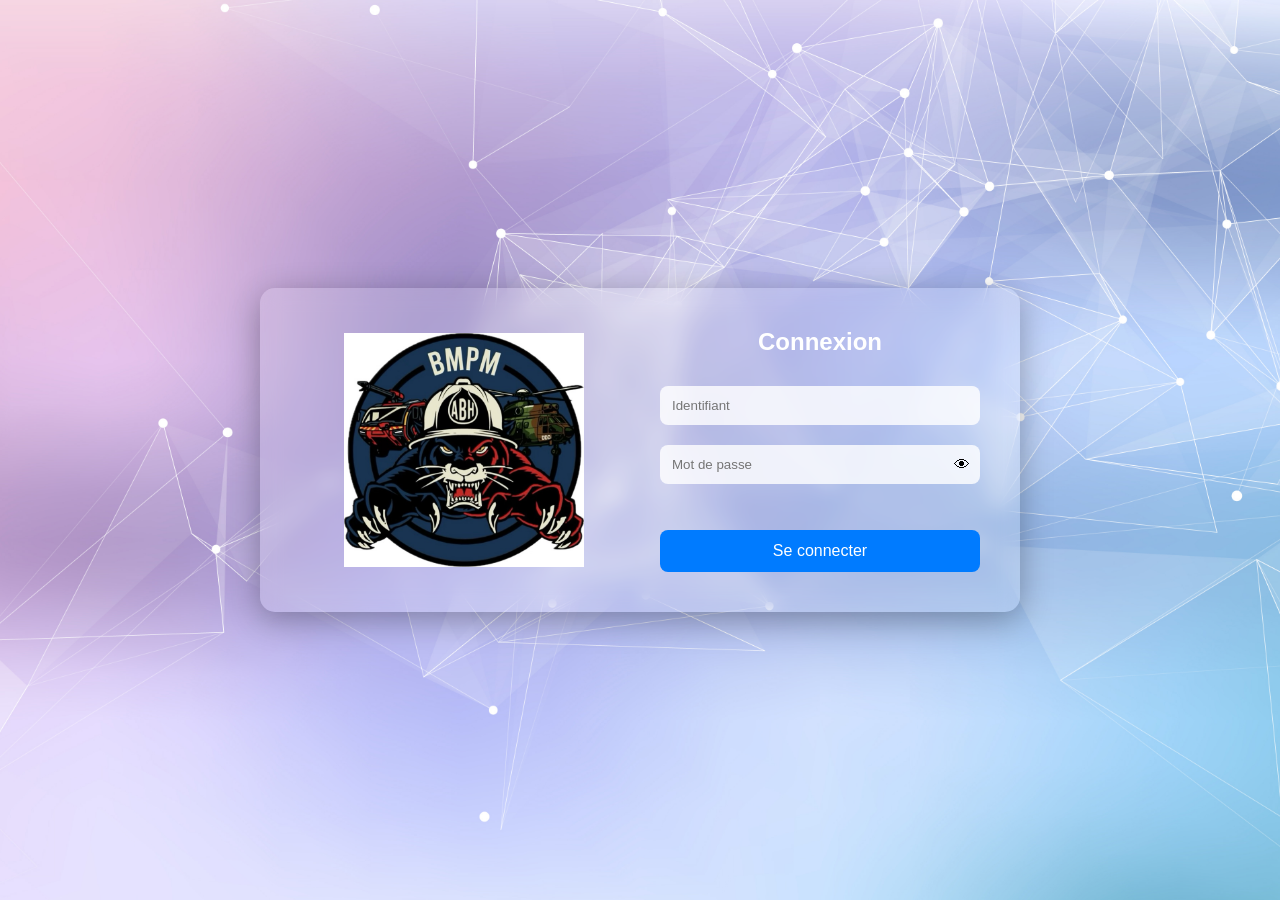
<file: App-CoopABH/index.html>
<!DOCTYPE html>
<html lang="fr">
<head>
    <meta charset="UTF-8">
    <meta name="viewport" content="width=device-width, initial-scale=1.0">
    <title>Connexion</title>
    <link rel="stylesheet" href="style.css">
</head>
<body>
<header>

</header>
<main>
    <div class="login-container">
        <div class="login-visual">
            <img src="logo-login.jpg" alt="Logo de connexion" class="login-logo">
        </div>
        <form>
            <h2>Connexion</h2>

            <input type="text" id="username" name="username" placeholder="Identifiant" required>

            <div class="password-container">
                <input type="password" id="password" name="password" placeholder="Mot de passe" required>
                <span class="toggle-password"
                    onmousedown="showPassword()"
                    onmouseup="hidePassword()"
                    onmouseleave="hidePassword()"
                    ontouchstart="showPassword()"
                    ontouchend="hidePassword()">
                    👁
                </span>
            </div>

            <p class="login-error" aria-live="polite"></p>
            <button type="button">Se connecter</button>
        </form>
    </div>

    <script>
    const passwordInput = document.getElementById("password");

    function showPassword() {
        passwordInput.type = "text";
    }

    function hidePassword() {
        passwordInput.type = "password";
    }
    </script>
</main>

</body>
</html>
</file>
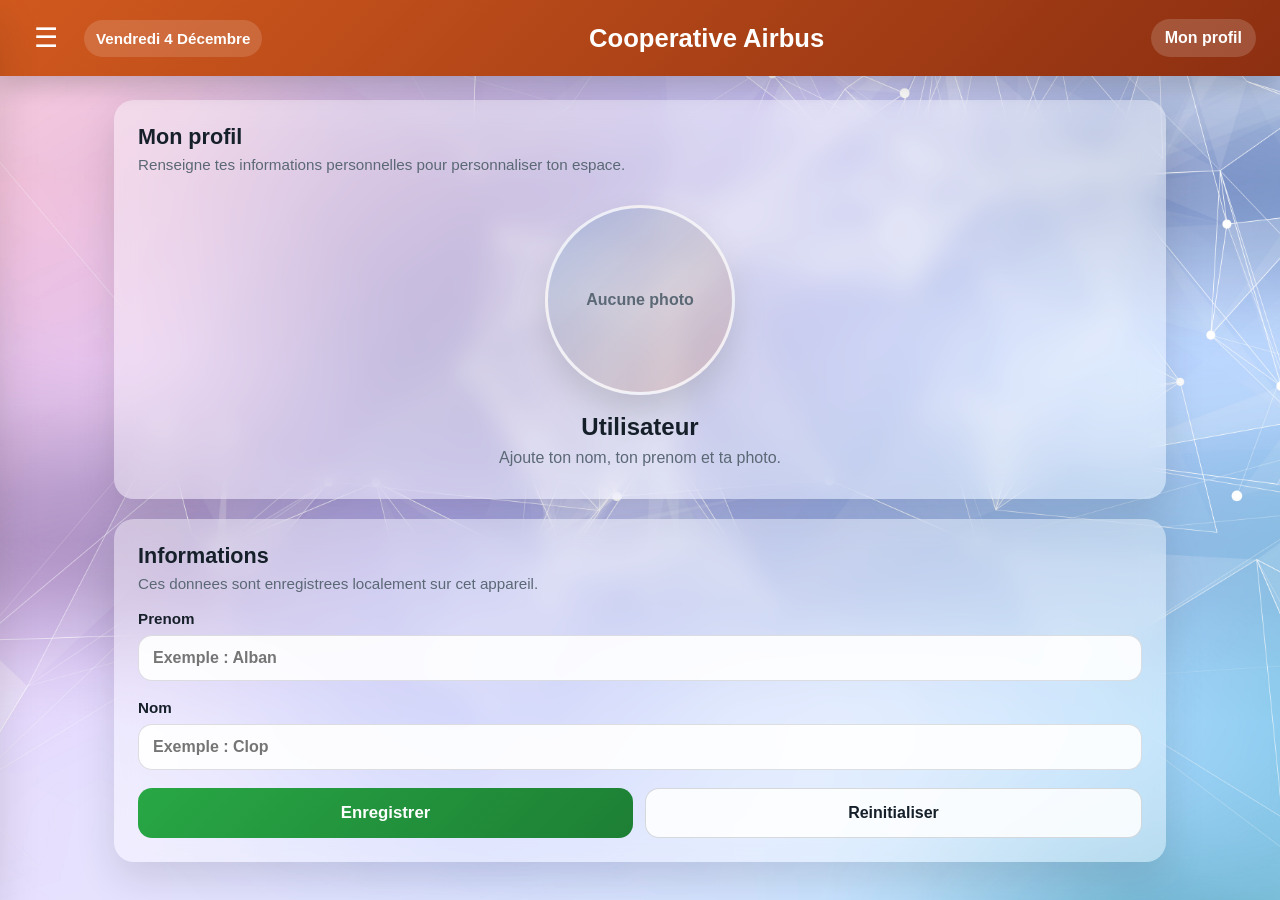
<file: App-CoopABH/profil.html>
<!DOCTYPE html>
<html lang="fr">
<head>
    <meta charset="UTF-8">
    <meta name="viewport" content="width=device-width, initial-scale=1.0">
    <title>Profil utilisateur</title>
    <link rel="stylesheet" href="Style1.css">
</head>
<body>
    <header class="page-header">
        <button
            type="button"
            class="menu-btn"
            id="menu-toggle"
            aria-expanded="false"
            aria-controls="side-menu"
            aria-label="Ouvrir le menu"
        >
            ☰
        </button>
        <div class="header-date" id="current-date" aria-label="Date du jour"></div>
        <h1>Cooperative Airbus</h1>
        <a href="profil.html" class="profile-link">Mon profil</a>
    </header>

    <nav id="side-menu" class="side-menu" aria-hidden="true">
        <button type="button" class="close-btn" id="menu-close" aria-label="Fermer le menu">×</button>
        <a href="index1.html">Accueil</a>
        <a href="Vente.html">Vente</a>
        <a href="Stock.html">Stock</a>
        <a href="profil.html">Profil</a>
    </nav>

    <main class="container profile-container">
        <section class="profile-layout" aria-labelledby="profile-title">
            <div class="profile-card">
                <div class="section-heading">
                    <h2 id="profile-title">Mon profil</h2>
                    <p>Renseigne tes informations personnelles pour personnaliser ton espace.</p>
                </div>

                <div class="profile-preview">
                    <label class="avatar-wrapper avatar-upload" for="profile-photo" aria-label="Choisir une photo de profil">
                        <img
                            id="profile-image-preview"
                            class="profile-image hidden"
                            alt="Photo de profil"
                        >
                        <div id="profile-placeholder" class="profile-placeholder">Aucune photo</div>
                        <div class="avatar-overlay">+</div>
                    </label>
                    <input type="file" id="profile-photo" name="profilePhoto" accept="image/*" class="hidden-file-input">

                    <div class="profile-identity">
                        <strong id="display-full-name">Utilisateur</strong>
                        <span id="display-subtitle">Ajoute ton nom, ton prenom et ta photo.</span>
                    </div>
                </div>
            </div>

            <div class="profile-card">
                <div class="section-heading">
                    <h2>Informations</h2>
                    <p>Ces donnees sont enregistrees localement sur cet appareil.</p>
                </div>

                <form id="profile-form" class="profile-form">
                    <label class="form-field" for="first-name">
                        <span>Prenom</span>
                        <input type="text" id="first-name" name="firstName" placeholder="Exemple : Alban" autocomplete="given-name">
                    </label>

                    <label class="form-field" for="last-name">
                        <span>Nom</span>
                        <input type="text" id="last-name" name="lastName" placeholder="Exemple : Clop" autocomplete="family-name">
                    </label>

                    <div class="profile-actions">
                        <button type="submit" class="btn-vendu">Enregistrer</button>
                        <button type="button" class="secondary-btn" id="reset-profile">Reinitialiser</button>
                    </div>
                </form>
            </div>
        </section>
    </main>

    <script>
        const menuToggleButton = document.getElementById("menu-toggle");
        const menuCloseButton = document.getElementById("menu-close");
        const currentDateElement = document.getElementById("current-date");
        const sideMenu = document.getElementById("side-menu");
        const sideMenuLinks = sideMenu.querySelectorAll("a");

        const profileForm = document.getElementById("profile-form");
        const firstNameInput = document.getElementById("first-name");
        const lastNameInput = document.getElementById("last-name");
        const photoInput = document.getElementById("profile-photo");
        const profileImagePreview = document.getElementById("profile-image-preview");
        const profilePlaceholder = document.getElementById("profile-placeholder");
        const displayFullName = document.getElementById("display-full-name");
        const displaySubtitle = document.getElementById("display-subtitle");
        const resetProfileButton = document.getElementById("reset-profile");

        const storageKey = "coopairbus-user-profile";
        let profilePhotoData = "";

        menuToggleButton.addEventListener("click", toggleMenu);
        menuCloseButton.addEventListener("click", closeMenu);
        sideMenuLinks.forEach((link) => link.addEventListener("click", closeMenu));
        document.addEventListener("keydown", handleEscapeToCloseMenu);

        profileForm.addEventListener("submit", saveProfile);
        photoInput.addEventListener("change", handlePhotoSelection);
        firstNameInput.addEventListener("input", updateProfilePreview);
        lastNameInput.addEventListener("input", updateProfilePreview);
        resetProfileButton.addEventListener("click", resetProfile);

        updateCurrentDate();
        window.setInterval(updateCurrentDate, 60000);
        loadProfile();
        updateProfilePreview();

        function saveProfile(event) {
            event.preventDefault();

            const profile = {
                firstName: firstNameInput.value.trim(),
                lastName: lastNameInput.value.trim(),
                photo: profilePhotoData
            };

            localStorage.setItem(storageKey, JSON.stringify(profile));
            updateProfilePreview();
            window.alert("Profil enregistre.");
        }

        function loadProfile() {
            const savedProfile = localStorage.getItem(storageKey);

            if (!savedProfile) {
                return;
            }

            try {
                const profile = JSON.parse(savedProfile);
                firstNameInput.value = profile.firstName || "";
                lastNameInput.value = profile.lastName || "";
                profilePhotoData = profile.photo || "";
                renderProfilePhoto(profilePhotoData);
            } catch (error) {
                localStorage.removeItem(storageKey);
            }
        }

        function handlePhotoSelection(event) {
            const [file] = event.target.files;

            if (!file) {
                return;
            }

            if (!file.type.startsWith("image/")) {
                window.alert("Selectionne une image valide.");
                photoInput.value = "";
                return;
            }

            const reader = new FileReader();
            reader.addEventListener("load", () => {
                profilePhotoData = String(reader.result || "");
                renderProfilePhoto(profilePhotoData);
            });
            reader.readAsDataURL(file);
        }

        function updateProfilePreview() {
            const firstName = firstNameInput.value.trim();
            const lastName = lastNameInput.value.trim();
            const fullName = `${firstName} ${lastName}`.trim();

            displayFullName.textContent = fullName || "Utilisateur";
            displaySubtitle.textContent = fullName
                ? "Profil personalise et pret a etre utilise."
                : "Ajoute ton nom, ton prenom et ta photo.";

            renderProfilePhoto(profilePhotoData);
        }

        function renderProfilePhoto(photoData) {
            if (photoData) {
                profileImagePreview.src = photoData;
                profileImagePreview.classList.remove("hidden");
                profilePlaceholder.classList.add("hidden");
                return;
            }

            profileImagePreview.removeAttribute("src");
            profileImagePreview.classList.add("hidden");
            profilePlaceholder.classList.remove("hidden");
        }

        function resetProfile() {
            firstNameInput.value = "";
            lastNameInput.value = "";
            photoInput.value = "";
            profilePhotoData = "";
            localStorage.removeItem(storageKey);
            updateProfilePreview();
        }

        function updateCurrentDate() {
            currentDateElement.textContent = new Intl.DateTimeFormat("fr-FR", {
                weekday: "long",
                day: "numeric",
                month: "long"
            }).format(new Date());
        }

        function toggleMenu() {
            const isOpen = sideMenu.classList.toggle("is-open");
            sideMenu.setAttribute("aria-hidden", String(!isOpen));
            menuToggleButton.setAttribute("aria-expanded", String(isOpen));
        }

        function closeMenu() {
            sideMenu.classList.remove("is-open");
            sideMenu.setAttribute("aria-hidden", "true");
            menuToggleButton.setAttribute("aria-expanded", "false");
        }

        function handleEscapeToCloseMenu(event) {
            if (event.key === "Escape" && sideMenu.classList.contains("is-open")) {
                closeMenu();
            }
        }

    </script>
</body>
</html>
</file>
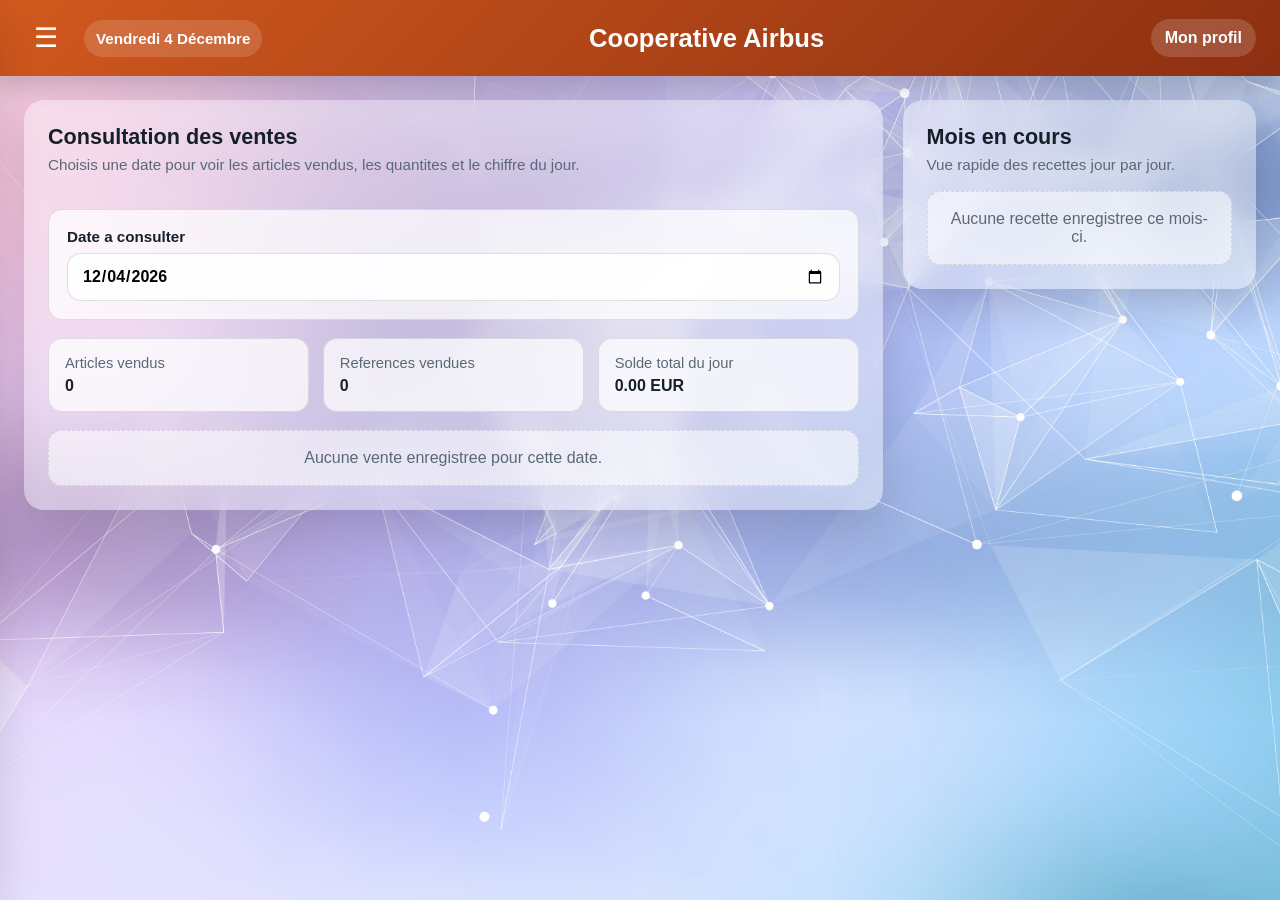
<file: App-CoopABH/Vente.html>
<!DOCTYPE html>
<html lang="fr">
<head>
    <meta charset="UTF-8">
    <meta name="viewport" content="width=device-width, initial-scale=1.0">
    <title>Ventes</title>
    <link rel="stylesheet" href="Style1.css">
</head>
<body>
    <header class="page-header">
        <button
            type="button"
            class="menu-btn"
            id="menu-toggle"
            aria-expanded="false"
            aria-controls="side-menu"
            aria-label="Ouvrir le menu"
        >
            ☰
        </button>
        <div class="header-date" id="current-date" aria-label="Date du jour"></div>
        <h1>Cooperative Airbus</h1>
        <a href="profil.html" class="profile-link">Mon profil</a>
    </header>

    <nav id="side-menu" class="side-menu" aria-hidden="true">
        <button type="button" class="close-btn" id="menu-close" aria-label="Fermer le menu">×</button>
        <a href="index1.html">Accueil</a>
        <a href="Vente.html">Vente</a>
        <a href="Stock.html">Stock</a>
        <a href="profil.html">Profil</a>
    </nav>

    <main class="container sales-page">
        <section class="sales-main-panel">
            <div class="section-heading">
                <h2>Consultation des ventes</h2>
                <p>Choisis une date pour voir les articles vendus, les quantites et le chiffre du jour.</p>
            </div>

            <div class="sales-filter-card">
                <label class="form-field" for="sales-date">
                    <span>Date a consulter</span>
                    <input type="date" id="sales-date" class="sales-date-input">
                </label>
            </div>

            <div class="sales-summary" id="sales-summary"></div>
            <div class="sales-list" id="sales-list"></div>
        </section>

        <aside class="sales-sidebar">
            <div class="sales-month-card">
                <div class="section-heading">
                    <h2>Mois en cours</h2>
                    <p>Vue rapide des recettes jour par jour.</p>
                </div>

                <div class="month-sales-list" id="month-sales-list"></div>
            </div>
        </aside>
    </main>

    <script src="app-data.js"></script>
    <script>
        /* Elements de la page */
        const menuToggleButton = document.getElementById("menu-toggle");
        const menuCloseButton = document.getElementById("menu-close");
        const sideMenu = document.getElementById("side-menu");
        const sideMenuLinks = sideMenu.querySelectorAll("a");
        const currentDateElement = document.getElementById("current-date");
        const salesDateInput = document.getElementById("sales-date");
        const salesSummary = document.getElementById("sales-summary");
        const salesList = document.getElementById("sales-list");
        const monthSalesList = document.getElementById("month-sales-list");

        /* Evenements de base */
        menuToggleButton.addEventListener("click", toggleMenu);
        menuCloseButton.addEventListener("click", closeMenu);
        sideMenuLinks.forEach((link) => link.addEventListener("click", closeMenu));
        document.addEventListener("keydown", handleEscapeToCloseMenu);
        document.addEventListener("visibilitychange", handleVisibilityChange);
        window.addEventListener("storage", renderSalesPage);
        salesDateInput.addEventListener("change", renderSalesPage);

        /* Initialisation */
        salesDateInput.value = getTodayDate();
        updateCurrentDate();
        window.setInterval(updateCurrentDate, 60000);
        renderSalesPage();

        /* Affichage complet */
        function renderSalesPage() {
            const selectedDate = salesDateInput.value || getTodayDate();
            const salesForDay = window.CoopStockStore.getSalesByDate(selectedDate);

            renderDailySummary(salesForDay);
            renderDailyDetails(salesForDay);
            renderMonthQuickView();
        }

        /* Resume du jour */
        function renderDailySummary(salesForDay) {
            const details = buildDailyDetails(salesForDay);

            salesSummary.innerHTML = `
                <article class="summary-card">
                    <span class="summary-label">Articles vendus</span>
                    <strong>${details.totalQuantity}</strong>
                </article>
                <article class="summary-card">
                    <span class="summary-label">References vendues</span>
                    <strong>${details.items.length}</strong>
                </article>
                <article class="summary-card">
                    <span class="summary-label">Solde total du jour</span>
                    <strong>${formatPrice(details.totalAmount)} EUR</strong>
                </article>
            `;
        }

        /* Liste detaillee du jour */
        function renderDailyDetails(salesForDay) {
            const details = buildDailyDetails(salesForDay);
            salesList.innerHTML = "";

            if (details.items.length === 0) {
                salesList.innerHTML = '<div class="empty-cart">Aucune vente enregistree pour cette date.</div>';
                return;
            }

            details.items.forEach((item) => {
                const row = document.createElement("article");
                row.className = "sales-item-card";
                row.innerHTML = `
                    <div class="sales-item-main">
                        <div>
                            <h3>${item.name}</h3>
                            <p>${item.qty} article(s) vendu(s)</p>
                        </div>
                        <strong>${formatPrice(item.total)} EUR</strong>
                    </div>
                `;
                salesList.appendChild(row);
            });
        }

        /* Recettes rapides du mois en cours */
        function renderMonthQuickView() {
            const sales = window.CoopStockStore.getSales();
            const currentMonth = getTodayDate().slice(0, 7);
            const totalsByDate = {};

            sales.forEach((sale) => {
                if (!sale.date.startsWith(currentMonth)) {
                    return;
                }

                totalsByDate[sale.date] = (totalsByDate[sale.date] || 0) + sale.total;
            });

            const sortedDates = Object.keys(totalsByDate).sort().reverse();
            monthSalesList.innerHTML = "";

            if (sortedDates.length === 0) {
                monthSalesList.innerHTML = '<div class="empty-cart">Aucune recette enregistree ce mois-ci.</div>';
                return;
            }

            sortedDates.forEach((date) => {
                const line = document.createElement("div");
                line.className = "month-sales-item";
                line.innerHTML = `
                    <span>${formatShortDate(date)}</span>
                    <strong>${formatPrice(totalsByDate[date])} EUR</strong>
                `;
                monthSalesList.appendChild(line);
            });
        }

        /* Construction des donnees du jour */
        function buildDailyDetails(salesForDay) {
            const itemsMap = {};

            salesForDay.forEach((sale) => {
                sale.items.forEach((item) => {
                    if (!itemsMap[item.id]) {
                        itemsMap[item.id] = {
                            id: item.id,
                            name: item.name,
                            qty: 0,
                            total: 0
                        };
                    }

                    itemsMap[item.id].qty += item.qty;
                    itemsMap[item.id].total += item.qty * item.price;
                });
            });

            const items = Object.values(itemsMap).sort((a, b) => b.total - a.total);
            const totalQuantity = items.reduce((sum, item) => sum + item.qty, 0);
            const totalAmount = items.reduce((sum, item) => sum + item.total, 0);

            return {
                items,
                totalQuantity,
                totalAmount
            };
        }

        /* Fonctions utiles */
        function getTodayDate() {
            const today = new Date();
            const year = today.getFullYear();
            const month = String(today.getMonth() + 1).padStart(2, "0");
            const day = String(today.getDate()).padStart(2, "0");
            return `${year}-${month}-${day}`;
        }

        function formatPrice(value) {
            return Number(value).toFixed(2);
        }

        function formatShortDate(date) {
            return new Intl.DateTimeFormat("fr-FR", {
                day: "numeric",
                month: "short"
            }).format(new Date(`${date}T12:00:00`));
        }

        function updateCurrentDate() {
            currentDateElement.textContent = new Intl.DateTimeFormat("fr-FR", {
                weekday: "long",
                day: "numeric",
                month: "long"
            }).format(new Date());
        }

        function handleVisibilityChange() {
            if (document.visibilityState === "visible") {
                updateCurrentDate();
                renderSalesPage();
            }
        }

        /* Menu lateral */
        function toggleMenu() {
            const isOpen = sideMenu.classList.toggle("is-open");
            sideMenu.setAttribute("aria-hidden", String(!isOpen));
            menuToggleButton.setAttribute("aria-expanded", String(isOpen));
        }

        function closeMenu() {
            sideMenu.classList.remove("is-open");
            sideMenu.setAttribute("aria-hidden", "true");
            menuToggleButton.setAttribute("aria-expanded", "false");
        }

        function handleEscapeToCloseMenu(event) {
            if (event.key === "Escape" && sideMenu.classList.contains("is-open")) {
                closeMenu();
            }
        }

    </script>
</body>
</html>
</file>
<file: App-CoopABH/style.css>
* {
    margin: 0;
    padding: 0;
    box-sizing: border-box;
    font-family: Arial, sans-serif;
}

/* Image de fond */
body {
    height: 100vh;
    background: url("background2.jpg") no-repeat center center/cover;
    background-attachment: fixed;
    display: flex;
    justify-content: center;
    align-items: center;
}

/* Carte de connexion */
.login-container {
    background: rgba(255, 255, 255, 0.15); /* transparence */
    backdrop-filter: blur(10px); /* effet flou stylé */
    padding: 40px;
    border-radius: 15px;
    width: min(90vw, 760px);
    color: white;
    box-shadow: 0 8px 32px rgba(0, 0, 0, 0.3);
    display: flex;
    align-items: center;
    justify-content: space-between;
    gap: 32px;
}

.login-container form {
    width: 320px;
}

.login-visual {
    display: flex;
    align-items: center;
    justify-content: center;
    flex: 1;
}

.login-logo {
    width: min(240px, 100%);
    height: auto;
    object-fit: contain;
}

/* Titre */
.login-container h2 {
    text-align: center;
    margin-bottom: 20px;
}

/* Champs */
.login-container input {
    width: 100%;
    padding: 12px;
    margin: 10px 0;
    border: none;
    border-radius: 8px;
    outline: none;
}

/* Bouton */
.login-container button {
    width: 100%;
    padding: 12px;
    margin-top: 10px;
    border: none;
    border-radius: 8px;
    background: #007BFF;
    color: white;
    font-size: 16px;
    cursor: pointer;
    transition: 0.3s;
}

.login-container button:hover {
    background: #0009b3;
}

.password-container {
    position: relative;
    color: rgb(0, 0, 0);
}

.password-container input {
    width: 100%;
    padding-right: 40px;
}

.toggle-password {
    position: absolute;
    right: 10px;
    top: 50%;
    transform: translateY(-50%);
    cursor: pointer;
    user-select: none;
}

/* Animation douce globale */
input, button {
    transition: all 0.3s ease;
}

/* Effet au survol des champs */
.login-container input:hover {
    transform: scale(1.03);
}

/* Effet quand tu cliques dans un champ */
.login-container input:focus {
    transform: scale(1.05);
    border: 2px solid #007BFF;
    box-shadow: 0 0 10px rgba(0, 123, 255, 0.5);
}

/* Bouton hover */
.login-container button:hover {
    transform: scale(1.05);
    box-shadow: 0 0 15px rgba(0, 123, 255, 0.7);
}

/* Bouton clic */
.login-container button:active {
    transform: scale(0.97);
}

.login-error {
    min-height: 20px;
    margin-top: 6px;
    color: #000000;
    font-size: 0.92rem;
    text-align: center;
}

/* Effet sur l’icône œil */
.toggle-password:hover {
    transform: translateY(-50%) scale(1.2);
    color: #007BFF;
}

/* Animation d’apparition de la carte */
.login-container {
    animation: fadeIn 0.8s ease;
}

/* Keyframes animation */
@keyframes fadeIn {
    from {
        opacity: 0;
        transform: translateY(30px);
    }
    to {
        opacity: 1;
        transform: translateY(0);
    }
}

.login-container input {
    background: rgba(255,255,255,0.8);
}

@media (max-width: 700px) {
    .login-container {
        flex-direction: column;
        width: min(92vw, 360px);
        padding: 32px 24px;
    }

    .login-container form {
        width: 100%;
    }

    .login-logo {
        width: min(180px, 100%);
    }
}
</file>
<file: App-CoopABH/Style1.css>
:root {
    --color-primary: #d1591e;
    --color-primary-dark: #8c2f11;
    --color-secondary: #0071bc;
    --color-secondary-dark: #005b9e;
    --color-surface: rgba(255, 255, 255, 0.4);
    --color-surface-strong: rgba(255, 255, 255, 0.96);
    --color-text: #16202a;
    --color-muted: #5b6875;
    --color-success: #28a745;
    --color-success-dark: #1d7f34;
    --color-border: rgba(22, 32, 42, 0.12);
    --shadow-soft: 0 16px 40px rgba(0, 0, 0, 0.12);
    --radius-lg: 20px;
    --radius-md: 14px;
    --radius-sm: 10px;
}

* {
    box-sizing: border-box;
}

body {
    margin: 0;
    min-height: 100vh;
    font-family: Arial, sans-serif;
    color: var(--color-text);
    background-color: #f4f4f4;
    background-image: url("background2.jpg");
    background-size: cover;
    background-position: center;
    background-repeat: no-repeat;
    background-attachment: fixed;
}

button,
a {
    transition: transform 0.2s ease, background-color 0.2s ease, opacity 0.2s ease;
}

button:hover,
a:hover {
    transform: translateY(-1px);
}

.page-header {
    position: sticky;
    top: 0;
    z-index: 10;
    display: flex;
    align-items: center;
    justify-content: space-between;
    gap: 16px;
    padding: 16px 24px;
    color: #fff;
    background: linear-gradient(135deg, var(--color-primary), var(--color-primary-dark));
    box-shadow: 0 10px 25px rgba(0, 0, 0, 0.18);
}

.page-header h1 {
    flex: 1;
    margin: 0;
    font-size: clamp(1.3rem, 2vw, 1.8rem);
    text-align: center;
}

.header-date {
    min-width: 170px;
    padding: 10px 12px;
    border-radius: 999px;
    color: #fff;
    font-size: 0.95rem;
    font-weight: 700;
    text-align: center;
    text-transform: capitalize;
    background: rgba(255, 255, 255, 0.14);
}

.menu-btn,
.close-btn {
    display: inline-flex;
    align-items: center;
    justify-content: center;
    border: none;
    color: #fff;
    background: transparent;
    cursor: pointer;
}

.menu-btn {
    width: 44px;
    height: 44px;
    font-size: 1.7rem;
    border-radius: 999px;
}

.menu-btn:hover,
.menu-btn:focus-visible,
.close-btn:hover,
.close-btn:focus-visible {
    background: rgba(255, 255, 255, 0.14);
    outline: none;
}

.profile-link {
    white-space: nowrap;
    padding: 10px 14px;
    border-radius: 999px;
    color: #fff;
    font-weight: 700;
    text-decoration: none;
    background: rgba(255, 255, 255, 0.16);
}

.side-menu {
    position: fixed;
    top: 0;
    left: 0;
    z-index: 20;
    display: flex;
    flex-direction: column;
    gap: 8px;
    width: min(280px, calc(100vw - 32px));
    height: 100%;
    padding: 76px 18px 24px;
    background: linear-gradient(180deg, var(--color-secondary), #0b4e7b);
    box-shadow: var(--shadow-soft);
    transform: translateX(-100%);
    transition: transform 0.25s ease;
}

.side-menu.is-open {
    transform: translateX(0);
}

.side-menu a {
    padding: 12px 14px;
    border-radius: var(--radius-sm);
    color: #fff;
    text-decoration: none;
    font-size: 1rem;
    font-weight: 600;
}

.side-menu a:hover,
.side-menu a:focus-visible {
    background: rgba(255, 255, 255, 0.12);
    outline: none;
}

.close-btn {
    position: absolute;
    top: 18px;
    right: 14px;
    width: 40px;
    height: 40px;
    font-size: 2rem;
}

.container {
    display: grid;
    grid-template-columns: minmax(0, 2fr) minmax(320px, 1fr);
    gap: 20px;
    padding: 24px;
}

.articles-panel,
.ticket {
    border-radius: var(--radius-lg);
    background: var(--color-surface);
    box-shadow: var(--shadow-soft);
    backdrop-filter: blur(12px);
}

.articles-panel {
    padding: 20px;
}

.ticket {
    display: flex;
    flex-direction: column;
    padding: 20px;
}

.section-heading {
    margin-bottom: 18px;
}

.section-heading h2 {
    margin: 0 0 6px;
    font-size: 1.35rem;
}

.section-heading p {
    margin: 0;
    color: var(--color-muted);
    font-size: 0.95rem;
}

.articles {
    display: grid;
    grid-template-columns: repeat(auto-fill, minmax(140px, 1fr));
    gap: 14px;
}

.category-sections {
    display: flex;
    flex-direction: column;
    gap: 24px;
}

.category-block {
    display: flex;
    flex-direction: column;
    gap: 14px;
}

.category-title {
    display: flex;
    align-items: end;
    justify-content: space-between;
    gap: 16px;
}

.category-title h3,
.stock-item-header h3 {
    margin: 0;
    font-size: 1.1rem;
}

.category-title p,
.stock-item-header p {
    margin: 4px 0 0;
    color: var(--color-muted);
}

.article {
    display: flex;
    flex-direction: column;
    justify-content: center;
    gap: 8px;
    min-height: 140px;
    padding: 14px 12px;
    border: 1px solid transparent;
    border-radius: var(--radius-md);
    color: #fff;
    text-align: center;
    cursor: pointer;
}

.article:hover,
.article:focus-visible {
    border-color: rgba(255, 255, 255, 0.45);
    outline: none;
}

.article-coffee {
    background: linear-gradient(135deg, rgba(209, 89, 30, 0.5), rgba(132, 51, 16, 0.5));
}

.article-drink {
    background: linear-gradient(135deg, rgba(0, 113, 188, 0.5), rgba(21, 57, 104, 0.5));
}

.article-snack {
    background: linear-gradient(135deg, rgba(159, 152, 93, 0.5), rgba(108, 94, 35, 0.5));
}

.article-image {
    width: 100%;
    height: 88px;
    object-fit: cover;
    border-radius: 12px;
    background: rgba(255, 255, 255, 0.18);
}

.article-image-placeholder {
    display: flex;
    align-items: center;
    justify-content: center;
    color: rgba(255, 255, 255, 0.85);
    font-size: 0.85rem;
}

.article-name {
    font-size: 1rem;
    font-weight: 700;
}

.article-price,
.article-stock {
    font-size: 0.9rem;
}

.cart-list {
    display: flex;
    flex-direction: column;
    gap: 12px;
    min-height: 220px;
    margin: 0;
    padding: 0;
    list-style: none;
}

.empty-cart {
    padding: 18px;
    border: 1px dashed var(--color-border);
    border-radius: var(--radius-md);
    color: var(--color-muted);
    text-align: center;
    background: rgba(255, 255, 255, 0.55);
}

.cart-item {
    display: grid;
    grid-template-columns: 1fr auto auto;
    align-items: center;
    gap: 10px;
    padding: 14px 12px;
    border: 1px solid var(--color-border);
    border-radius: var(--radius-md);
    background: var(--color-surface-strong);
}

.cart-item-label {
    font-weight: 700;
}

.cart-item-price {
    font-variant-numeric: tabular-nums;
    color: var(--color-muted);
}

.remove-item-btn {
    padding: 8px 12px;
    border: none;
    border-radius: 999px;
    color: #fff;
    background: #cc3344;
    cursor: pointer;
}

.remove-item-btn:hover,
.remove-item-btn:focus-visible {
    background: #a62331;
    outline: none;
}

.total {
    display: flex;
    justify-content: space-between;
    align-items: center;
    margin-top: auto;
    padding-top: 18px;
    font-size: 1.2rem;
    font-weight: 700;
    border-top: 1px solid var(--color-border);
}

.ticket-footer {
    margin-top: 16px;
}

.btn-vendu {
    width: 100%;
    padding: 15px;
    border: none;
    border-radius: var(--radius-md);
    color: #fff;
    font-size: 1.05rem;
    font-weight: 700;
    background: linear-gradient(135deg, var(--color-success), var(--color-success-dark));
    cursor: pointer;
}

.btn-vendu:hover,
.btn-vendu:focus-visible {
    outline: none;
    filter: brightness(1.04);
}

@media (max-width: 900px) {
    .container {
        grid-template-columns: 1fr;
    }

    .ticket {
        min-height: 360px;
    }
}

@media (max-width: 640px) {
    .page-header {
        flex-wrap: wrap;
        justify-content: center;
    }

    .page-header h1 {
        width: 100%;
        order: 3;
    }

    .header-date {
        min-width: auto;
    }

    .container {
        padding: 16px;
    }

    .articles {
        grid-template-columns: repeat(auto-fill, minmax(120px, 1fr));
    }

    .cart-item {
        grid-template-columns: 1fr;
        justify-items: start;
    }

    .remove-item-btn {
        width: 100%;
    }
}

.profile-container {
    grid-template-columns: 1fr;
    max-width: 1100px;
    margin: 0 auto;
}

.profile-layout {
    display: flex;
    flex-direction: column;
    gap: 20px;
    width: 100%;
}

.profile-card {
    padding: 24px;
    border-radius: var(--radius-lg);
    background: var(--color-surface);
    box-shadow: var(--shadow-soft);
    backdrop-filter: blur(12px);
}

.profile-preview {
    display: flex;
    flex-direction: column;
    align-items: center;
    gap: 18px;
    padding: 14px 0 8px;
    text-align: center;
}

.avatar-wrapper {
    position: relative;
    display: flex;
    align-items: center;
    justify-content: center;
    width: 190px;
    height: 190px;
    border-radius: 50%;
    background: linear-gradient(135deg, rgba(0, 113, 188, 0.16), rgba(209, 89, 30, 0.2));
    border: 3px solid rgba(255, 255, 255, 0.75);
    overflow: hidden;
    box-shadow: 0 18px 35px rgba(0, 0, 0, 0.14);
}

.avatar-upload {
    cursor: pointer;
}

.avatar-overlay {
    position: absolute;
    inset: 0;
    display: flex;
    align-items: center;
    justify-content: center;
    color: #fff;
    font-size: 3rem;
    font-weight: 700;
    background: rgba(0, 0, 0, 0.28);
    opacity: 0;
    transition: opacity 0.2s ease;
}

.avatar-upload:hover .avatar-overlay,
.avatar-upload:focus-within .avatar-overlay {
    opacity: 1;
}

.profile-image {
    width: 100%;
    height: 100%;
    object-fit: cover;
}

.profile-placeholder {
    padding: 20px;
    color: var(--color-muted);
    font-weight: 700;
}

.profile-identity {
    display: flex;
    flex-direction: column;
    gap: 8px;
}

.profile-identity strong {
    font-size: 1.5rem;
}

.profile-identity span {
    color: var(--color-muted);
}

.profile-form {
    display: flex;
    flex-direction: column;
    gap: 18px;
}

.form-field {
    display: flex;
    flex-direction: column;
    gap: 8px;
    font-weight: 700;
}

.form-field span {
    font-size: 0.95rem;
}

.form-field input {
    width: 100%;
    padding: 13px 14px;
    border: 1px solid rgba(22, 32, 42, 0.14);
    border-radius: var(--radius-md);
    font: inherit;
    background: rgba(255, 255, 255, 0.9);
}

.form-field input,
.form-select {
    width: 100%;
    padding: 13px 14px;
    border: 1px solid rgba(22, 32, 42, 0.14);
    border-radius: var(--radius-md);
    font: inherit;
    background: rgba(255, 255, 255, 0.9);
}

.form-field input:focus {
    border-color: rgba(0, 113, 188, 0.45);
    outline: 3px solid rgba(0, 113, 188, 0.16);
}

.form-select:focus {
    border-color: rgba(0, 113, 188, 0.45);
    outline: 3px solid rgba(0, 113, 188, 0.16);
}

.profile-actions {
    display: flex;
    gap: 12px;
}

.profile-actions .btn-vendu,
.secondary-btn {
    flex: 1;
}

.secondary-btn {
    padding: 15px;
    border: 1px solid rgba(22, 32, 42, 0.16);
    border-radius: var(--radius-md);
    color: var(--color-text);
    font-size: 1rem;
    font-weight: 700;
    background: rgba(255, 255, 255, 0.85);
    cursor: pointer;
}

.secondary-btn:hover,
.secondary-btn:focus-visible {
    outline: none;
    background: rgba(255, 255, 255, 1);
}

.hidden {
    display: none;
}

.hidden-file-input {
    display: none;
}

.sales-page {
    grid-template-columns: minmax(0, 1.7fr) minmax(260px, 0.7fr);
    align-items: start;
}

.sales-main-panel,
.sales-month-card {
    padding: 24px;
    border-radius: var(--radius-lg);
    background: var(--color-surface);
    box-shadow: var(--shadow-soft);
    backdrop-filter: blur(12px);
}

.sales-main-panel {
    display: flex;
    flex-direction: column;
    gap: 18px;
}

.sales-sidebar {
    display: flex;
    flex-direction: column;
    gap: 18px;
}

.sales-filter-card {
    padding: 18px;
    border-radius: var(--radius-md);
    background: rgba(255, 255, 255, 0.72);
    border: 1px solid var(--color-border);
}

.sales-date-input {
    width: 100%;
    padding: 13px 14px;
    border: 1px solid rgba(22, 32, 42, 0.14);
    border-radius: var(--radius-md);
    font: inherit;
    background: rgba(255, 255, 255, 0.9);
}

.sales-date-input:focus {
    border-color: rgba(0, 113, 188, 0.45);
    outline: 3px solid rgba(0, 113, 188, 0.16);
}

.sales-summary {
    display: grid;
    grid-template-columns: repeat(3, minmax(0, 1fr));
    gap: 14px;
}

.sales-list {
    display: flex;
    flex-direction: column;
    gap: 14px;
}

.sales-item-card {
    padding: 18px;
    border-radius: var(--radius-md);
    background: var(--color-surface-strong);
    border: 1px solid var(--color-border);
}

.sales-item-main {
    display: flex;
    align-items: center;
    justify-content: space-between;
    gap: 18px;
}

.sales-item-main h3 {
    margin: 0 0 6px;
}

.sales-item-main p {
    margin: 0;
    color: var(--color-muted);
}

.month-sales-list {
    display: flex;
    flex-direction: column;
    gap: 10px;
}

.month-sales-item {
    display: flex;
    align-items: center;
    justify-content: space-between;
    gap: 12px;
    padding: 10px 12px;
    border-radius: var(--radius-sm);
    background: rgba(255, 255, 255, 0.72);
    border: 1px solid var(--color-border);
    font-size: 0.95rem;
}

.stock-page {
    grid-template-columns: minmax(0, 1.8fr) minmax(320px, 0.9fr);
    align-items: start;
}

.stock-main-panel,
.stock-sidebar,
.stock-form-card {
    display: flex;
    flex-direction: column;
    gap: 18px;
}

.stock-main-panel,
.stock-form-card {
    padding: 24px;
    border-radius: var(--radius-lg);
    background: var(--color-surface);
    box-shadow: var(--shadow-soft);
    backdrop-filter: blur(12px);
}

.stock-summary {
    display: grid;
    grid-template-columns: repeat(3, minmax(0, 1fr));
    gap: 14px;
}

.summary-card {
    display: flex;
    flex-direction: column;
    gap: 6px;
    padding: 16px;
    border-radius: var(--radius-md);
    background: rgba(255, 255, 255, 0.72);
    border: 1px solid var(--color-border);
}

.summary-label {
    color: var(--color-muted);
    font-size: 0.92rem;
}

.stock-list {
    display: flex;
    flex-direction: column;
    gap: 16px;
}

.stock-item-card {
    position: relative;
    display: flex;
    flex-direction: column;
    gap: 18px;
    padding: 18px;
    padding-bottom: 70px;
    border-radius: var(--radius-lg);
    background: var(--color-surface-strong);
    border: 1px solid var(--color-border);
}

.stock-item-main {
    display: grid;
    grid-template-columns: 110px minmax(0, 1fr);
    gap: 16px;
    align-items: start;
}

.stock-item-image {
    width: 110px;
    height: 110px;
    object-fit: cover;
    border-radius: var(--radius-md);
    background: rgba(0, 113, 188, 0.08);
}

.stock-item-image-placeholder {
    display: flex;
    align-items: center;
    justify-content: center;
    color: var(--color-muted);
    font-size: 0.85rem;
}

.stock-item-text {
    display: flex;
    flex-direction: column;
    gap: 12px;
}

.stock-item-header {
    display: flex;
    align-items: start;
    justify-content: space-between;
    gap: 16px;
}

.stock-badges {
    display: flex;
    flex-wrap: wrap;
    gap: 10px;
}

.stock-badge {
    padding: 8px 12px;
    border-radius: 999px;
    font-weight: 700;
}

.shelf-badge {
    color: #114c2b;
    background: rgba(40, 167, 69, 0.16);
}

.reserve-badge {
    color: #0f4b70;
    background: rgba(0, 113, 188, 0.14);
}

.stock-item-actions {
    display: grid;
    grid-template-columns: repeat(2, minmax(0, 1fr));
    gap: 16px;
}

.stock-action-group {
    display: flex;
    flex-direction: column;
    gap: 10px;
}

.stock-action-group span {
    font-weight: 700;
}

.stock-inline-form {
    display: flex;
    align-items: center;
    gap: 10px;
}

.stock-qty-input {
    width: 110px;
    padding: 12px 14px;
    border: 1px solid rgba(22, 32, 42, 0.14);
    border-radius: var(--radius-md);
    font: inherit;
    background: rgba(255, 255, 255, 0.9);
}

.stock-qty-input:focus {
    border-color: rgba(0, 113, 188, 0.45);
    outline: 3px solid rgba(0, 113, 188, 0.16);
}

.stock-action-btn {
    width: auto;
}

.stock-action-group-right {
    align-items: flex-end;
}

.stock-action-group-right span {
    text-align: right;
}

.stock-delete-btn {
    position: absolute;
    right: 18px;
    bottom: 18px;
}

@media (max-width: 900px) {
    .stock-page {
        grid-template-columns: 1fr;
    }

    .sales-page {
        grid-template-columns: 1fr;
    }

    .sales-summary {
        grid-template-columns: 1fr;
    }

    .stock-summary {
        grid-template-columns: 1fr;
    }

    .stock-item-actions {
        grid-template-columns: 1fr;
    }

    .stock-action-group-right {
        align-items: flex-start;
    }

    .stock-action-group-right span {
        text-align: left;
    }
}

@media (max-width: 640px) {
    .profile-card {
        padding: 18px;
    }

    .avatar-wrapper {
        width: 150px;
        height: 150px;
    }

    .profile-actions {
        flex-direction: column;
    }

    .category-title,
    .stock-item-header,
    .stock-item-main {
        grid-template-columns: 1fr;
        flex-direction: column;
    }

    .category-title,
    .stock-item-header {
        align-items: start;
    }

    .stock-main-panel,
    .sales-main-panel,
    .sales-month-card,
    .stock-form-card {
        padding: 18px;
    }

    .sales-item-main {
        flex-direction: column;
        align-items: flex-start;
    }

    .stock-item-image {
        width: 100%;
        height: 180px;
    }

    .stock-inline-form {
        flex-direction: column;
        align-items: stretch;
    }

    .stock-qty-input,
    .stock-action-btn {
        width: 100%;
    }

    .stock-delete-btn {
        right: 18px;
        left: 18px;
    }
}
</file>
